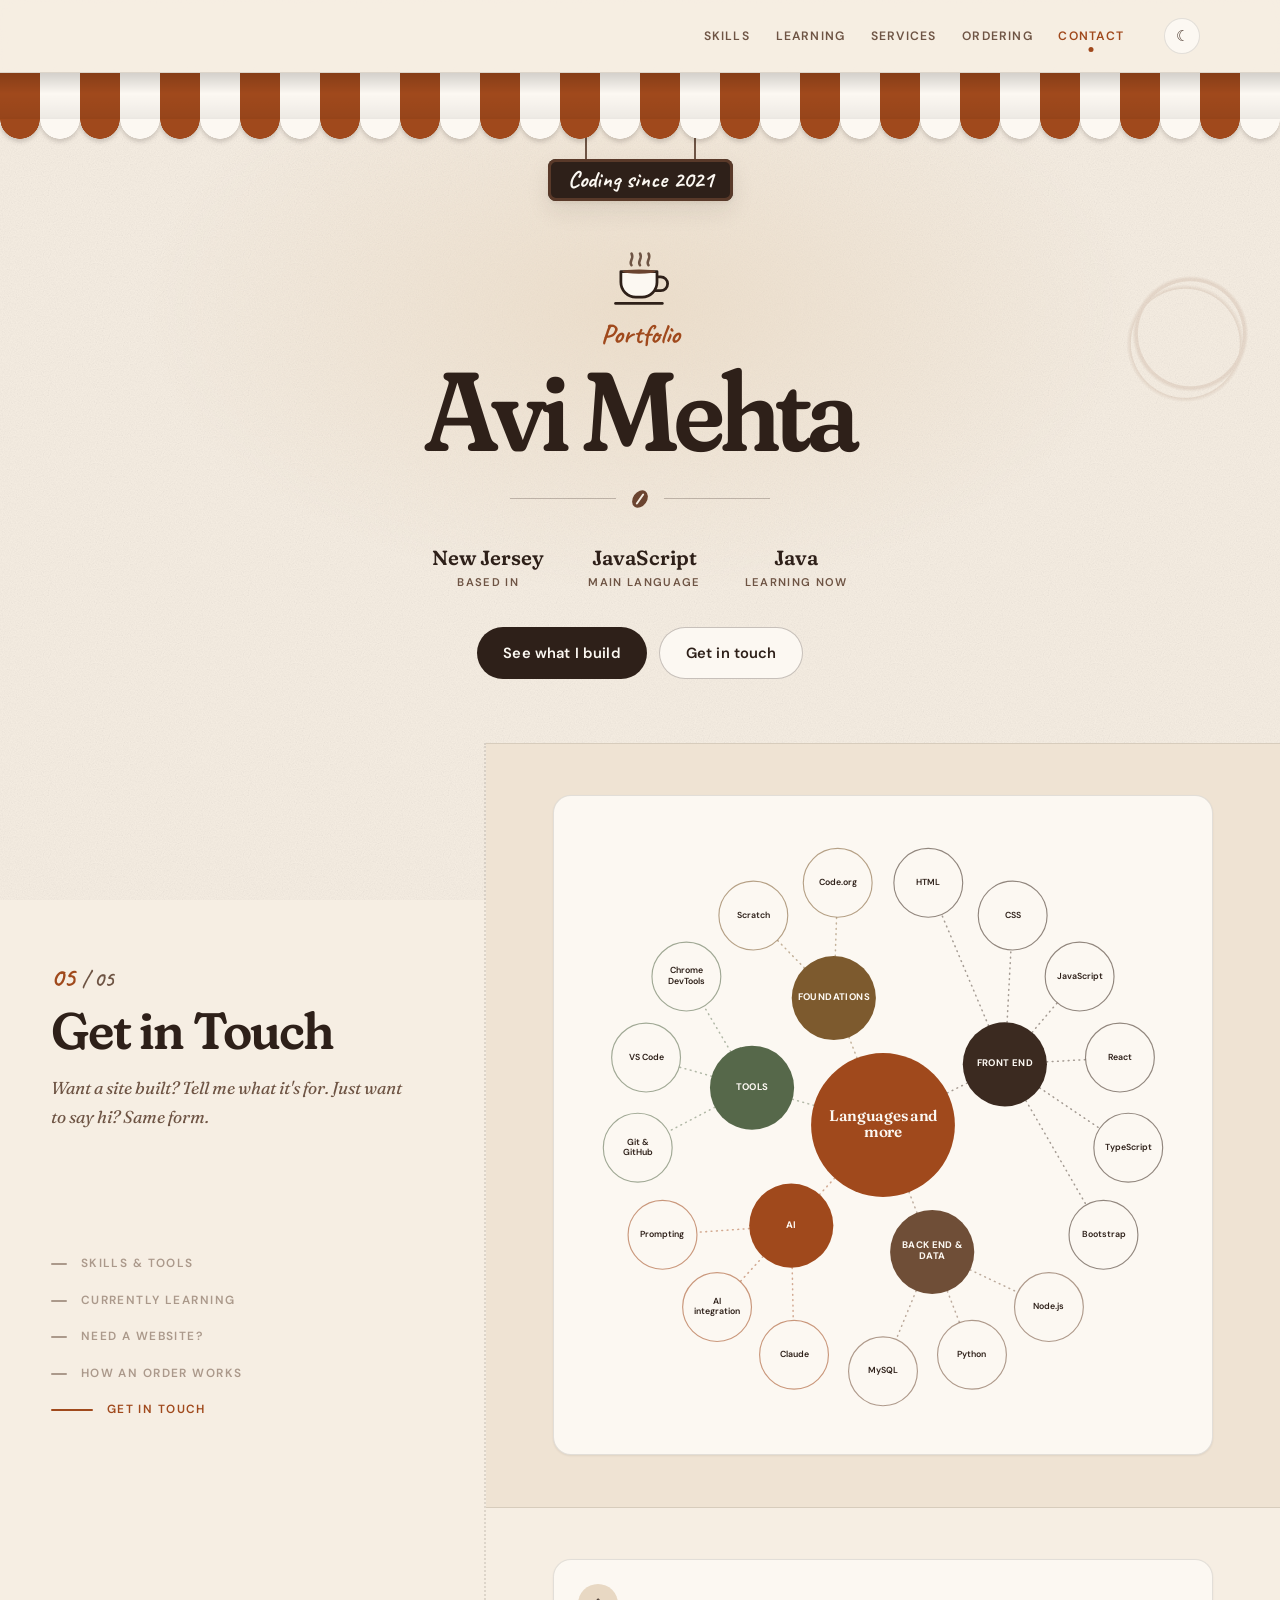
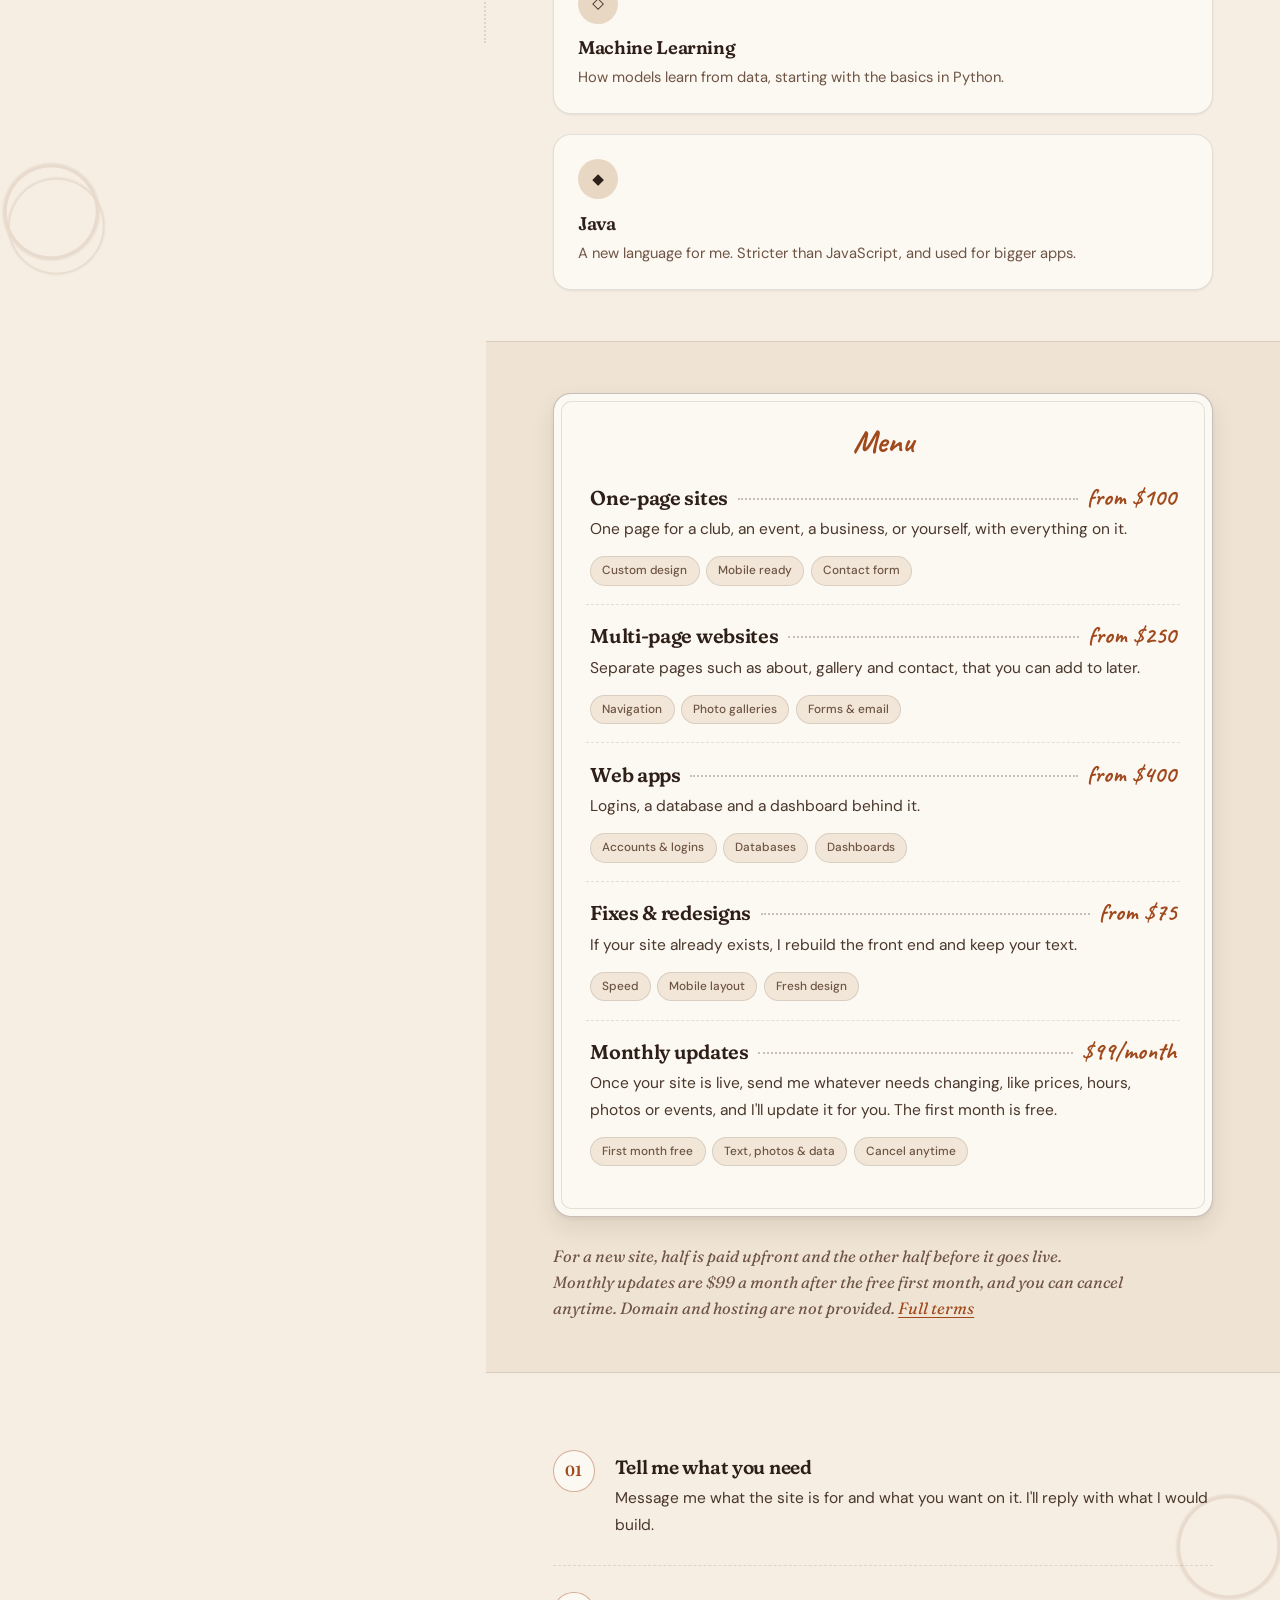
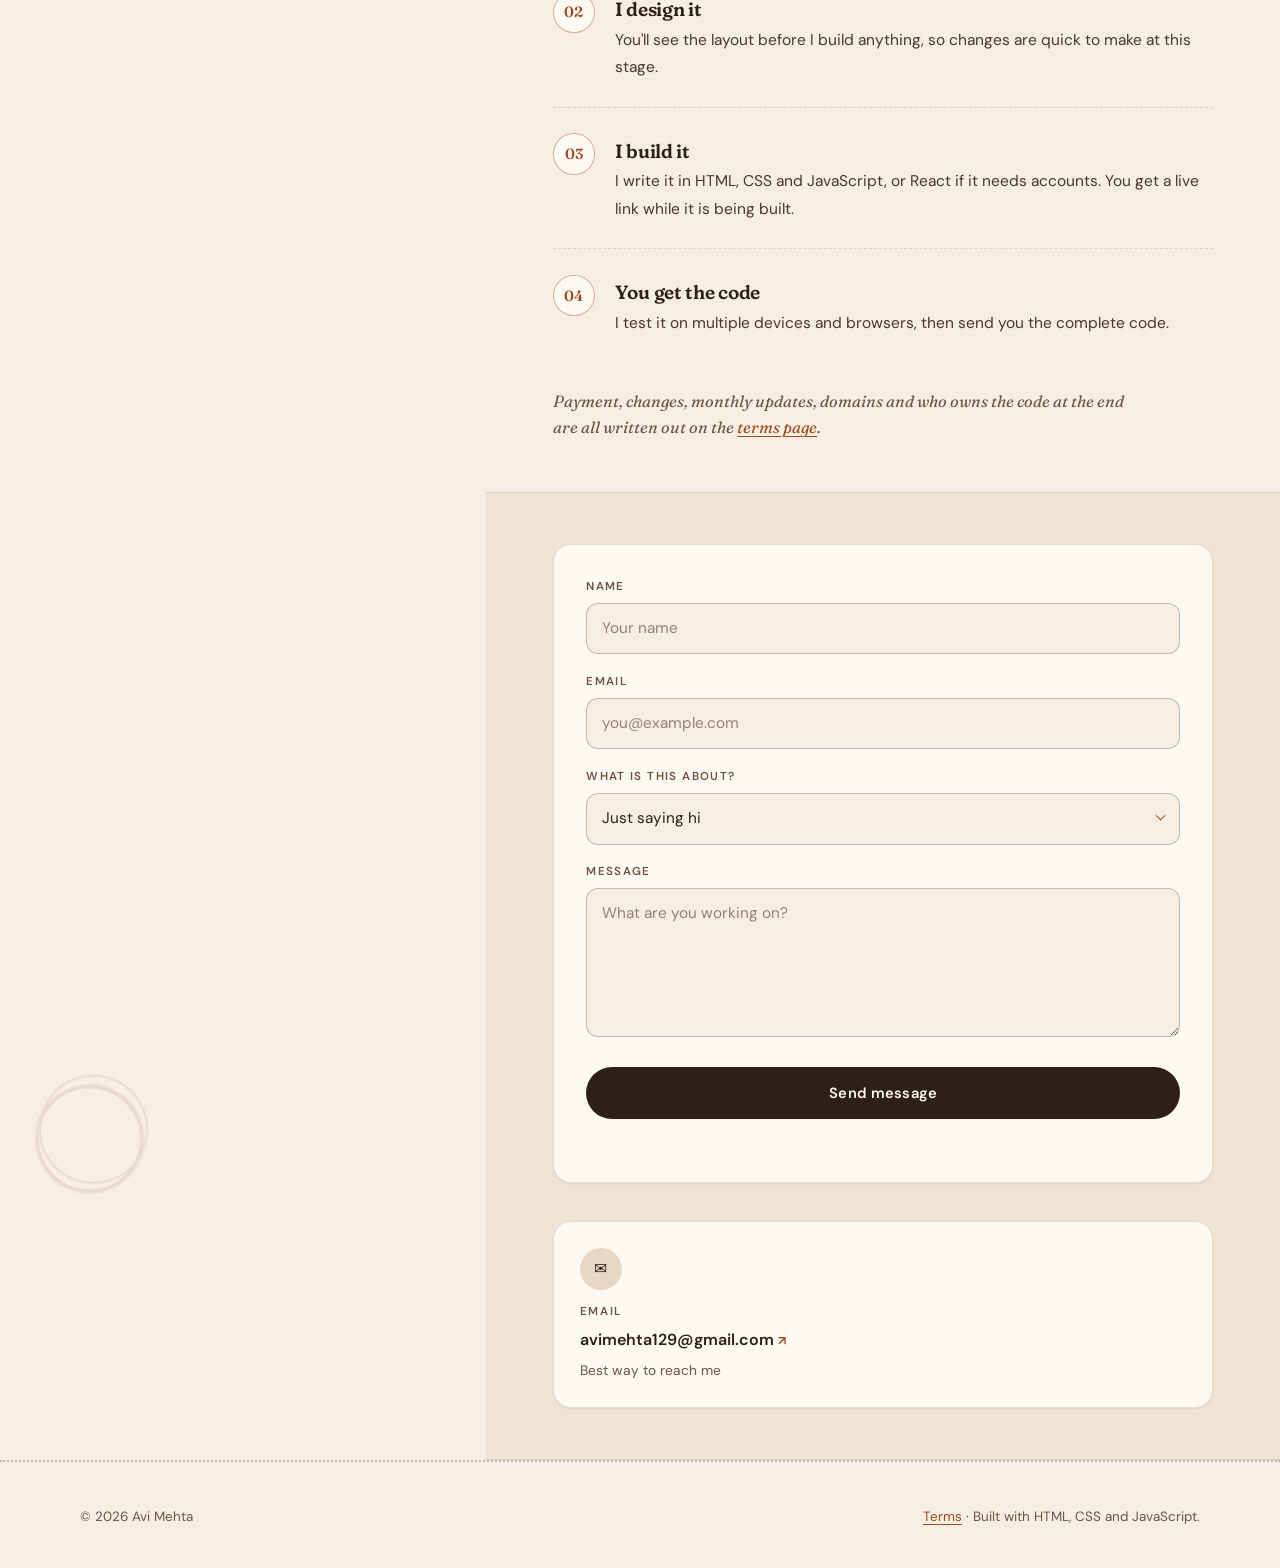
<file: index.html>
<!DOCTYPE html>
<html lang="en" data-theme="light">
<head>
  <meta charset="UTF-8">
  <meta name="viewport" content="width=device-width, initial-scale=1.0">
  <title>Avi Mehta, Portfolio</title>
  <meta name="description" content="Avi Mehta, 8th grader, coding since 2021. I build websites for people who need one.">
  <link rel="preconnect" href="https://fonts.googleapis.com">
  <link rel="preconnect" href="https://fonts.gstatic.com" crossorigin>
  <link rel="stylesheet" href="https://fonts.googleapis.com/css2?family=Caveat:wght@500..700&family=DM+Sans:ital,opsz,wght@0,9..40,400..700;1,9..40,400..600&family=Fraunces:ital,opsz,wght,SOFT,WONK@0,9..144,400..800,0..100,0..1;1,9..144,400..700,0..100,0..1&display=swap">
  <link rel="stylesheet" href="styles.css">
</head>
<body>
  <a class="skip-link" href="#main">Skip to content</a>

  <!-- Paper texture and coffee rings. Purely decorative. -->
  <div class="grain" aria-hidden="true"></div>
  <div class="coffee-rings" aria-hidden="true"></div>

  <header class="topbar">
    <div class="wrap topbar-inner">
      <nav class="nav" id="nav" aria-label="Section navigation">
        <a href="#skills">Skills</a>
        <a href="#learning">Learning</a>
        <a href="#services">Services</a>
        <a href="#process">Ordering</a>
        <a href="#contact">Contact</a>
      </nav>

      <div class="topbar-actions">
        <button class="icon-btn" id="themeToggle" type="button" aria-label="Switch to dark mode" title="Toggle theme">
          <span aria-hidden="true" id="themeIcon">◐</span>
        </button>
        <button class="icon-btn nav-toggle" id="navToggle" type="button" aria-label="Open menu" aria-expanded="false">
          <span aria-hidden="true">☰</span>
        </button>
      </div>
    </div>
    <div class="scroll-progress" id="scrollProgress" aria-hidden="true"></div>
  </header>

  <main id="main" tabindex="-1">
    <!-- ================= HERO ================= -->
    <section class="hero" id="top">
      <div class="awning" aria-hidden="true"></div>
      <div class="hang-sign-wrap">
        <p class="hang-sign">Coding since 2021</p>
      </div>

      <div class="wrap hero-inner">
        <div class="hero-copy">
          <div class="cup" aria-hidden="true">
            <svg viewBox="0 0 64 64" width="68" height="68" focusable="false">
              <path class="steam s1" d="M24 19c-3-4 3-6 0-11" />
              <path class="steam s2" d="M32 19c-3-4 3-6 0-11" />
              <path class="steam s3" d="M40 19c-3-4 3-6 0-11" />
              <path class="cup-handle" d="M48 30h3.5a6.5 6.5 0 0 1 0 13H46" />
              <path class="cup-body" d="M14 25h34v10a14 14 0 0 1-14 14h-6a14 14 0 0 1-14-14z" />
              <ellipse class="cup-coffee" cx="31" cy="25" rx="15.5" ry="2" />
              <path class="saucer" d="M9 55h44" />
            </svg>
          </div>
          <p class="masthead-kicker">Portfolio</p>
          <h1 class="hero-name" id="heroName"></h1>
          <div class="masthead-rule" aria-hidden="true"></div>

          <ul class="stat-strip" id="statStrip"></ul>

          <div class="hero-actions">
            <a class="btn btn-solid" href="#services">See what I build</a>
            <a class="btn btn-ghost" href="#contact">Get in touch</a>
          </div>
        </div>
      </div>
    </section>

    <div class="split">
      <aside class="split-left">
        <!-- The deck repeats the heading of the section you are on. -->
        <div class="chapter-deck" id="chapterDeck" aria-hidden="true"></div>
        <nav class="chapter-nav" aria-label="Chapters">
          <ol class="chapter-rail" id="chapterRail"></ol>
        </nav>
      </aside>

      <div class="split-right">
    <section class="section section-alt" id="skills">
      <div class="wrap">
        <header class="section-head">
          <span class="section-num">01</span>
          <h2 class="section-title">Skills &amp; Tools</h2>
        </header>
        <p class="section-lede">What I know, and what I build with.</p>
        <div class="skills-grid" id="skillsGrid"></div>
      </div>
    </section>
    <section class="section" id="learning">
      <div class="wrap">
        <header class="section-head">
          <span class="section-num">02</span>
          <h2 class="section-title">Currently Learning</h2>
        </header>
        <p class="section-lede">What I'm working on next.</p>
        <div class="learning-grid" id="learningGrid"></div>
      </div>
    </section>
    <section class="section section-alt" id="services">
      <div class="wrap">
        <header class="section-head">
          <span class="section-num">03</span>
          <h2 class="section-title">Need a Website?</h2>
        </header>
        <p class="section-lede" id="servicesLede"></p>
        <div class="briefs-box">
          <p class="menu-heading" aria-hidden="true">Menu</p>
          <div class="services-grid" id="servicesGrid"></div>
        </div>
        <p class="pricing-note" id="pricingNote"></p>
      </div>
    </section>
    <section class="section" id="process">
      <div class="wrap">
        <header class="section-head">
          <span class="section-num">04</span>
          <h2 class="section-title">How an Order Works</h2>
        </header>
        <p class="section-lede" id="processLede"></p>
        <ol class="process-list" id="processList"></ol>
        <p class="pricing-note" id="processNote"></p>
      </div>
    </section>
    <section class="section section-alt" id="contact">
      <div class="wrap">
        <header class="section-head">
          <span class="section-num">05</span>
          <h2 class="section-title">Get in Touch</h2>
        </header>
        <p class="section-lede" id="contactLede"></p>

        <div class="contact-layout">
          <form class="contact-form reveal" id="contactForm" novalidate>
            <div class="field">
              <label for="cfName">Name</label>
              <input id="cfName" name="name" type="text" required
                     autocomplete="name" placeholder="Your name"
                     aria-describedby="cfNameErr">
              <p class="field-error" id="cfNameErr"></p>
            </div>

            <div class="field">
              <label for="cfEmail">Email</label>
              <input id="cfEmail" name="email" type="email" required
                     autocomplete="email" placeholder="you@example.com"
                     aria-describedby="cfEmailErr">
              <p class="field-error" id="cfEmailErr"></p>
            </div>

            <div class="field">
              <label id="cfTypeLabel">What is this about?</label>
<div class="select" id="cfType">
                <button type="button" class="select-btn" id="cfTypeBtn"
                        aria-haspopup="listbox" aria-expanded="false"
                        aria-labelledby="cfTypeLabel cfTypeValue">
                  <span class="select-value" id="cfTypeValue">Just saying hi</span>
                  <span class="select-caret" aria-hidden="true"></span>
                </button>
                <ul class="select-list" id="cfTypeList" role="listbox"
                    aria-label="What is this about?" tabindex="-1"></ul>
                <input type="hidden" name="project_type" id="cfTypeInput" value="Just saying hi">
              </div>
            </div>

            <div class="field">
              <label for="cfMessage">Message</label>
              <textarea id="cfMessage" name="message" rows="5" required
                        placeholder="What are you working on?"
                        aria-describedby="cfMessageErr"></textarea>
              <p class="field-error" id="cfMessageErr"></p>
            </div>

            <input type="checkbox" name="botcheck" class="honeypot"
                   tabindex="-1" autocomplete="off" aria-hidden="true">

            <button class="btn btn-solid" type="submit" id="cfSubmit">Send message</button>
            <p class="form-status" id="cfStatus" role="status" aria-live="polite"></p>
          </form>

          <div class="contact-grid" id="contactGrid"></div>
        </div>
      </div>
    </section>






      </div>
    </div>
  </main>

  <footer class="footer">
    <div class="wrap footer-inner">
      <p id="footerName"></p>
      <p class="footer-note"><a href="terms.html">Terms</a> &middot; Built with HTML, CSS and JavaScript.</p>
    </div>
  </footer>

  <script src="script.js"></script>
</body>
</html>
</file>
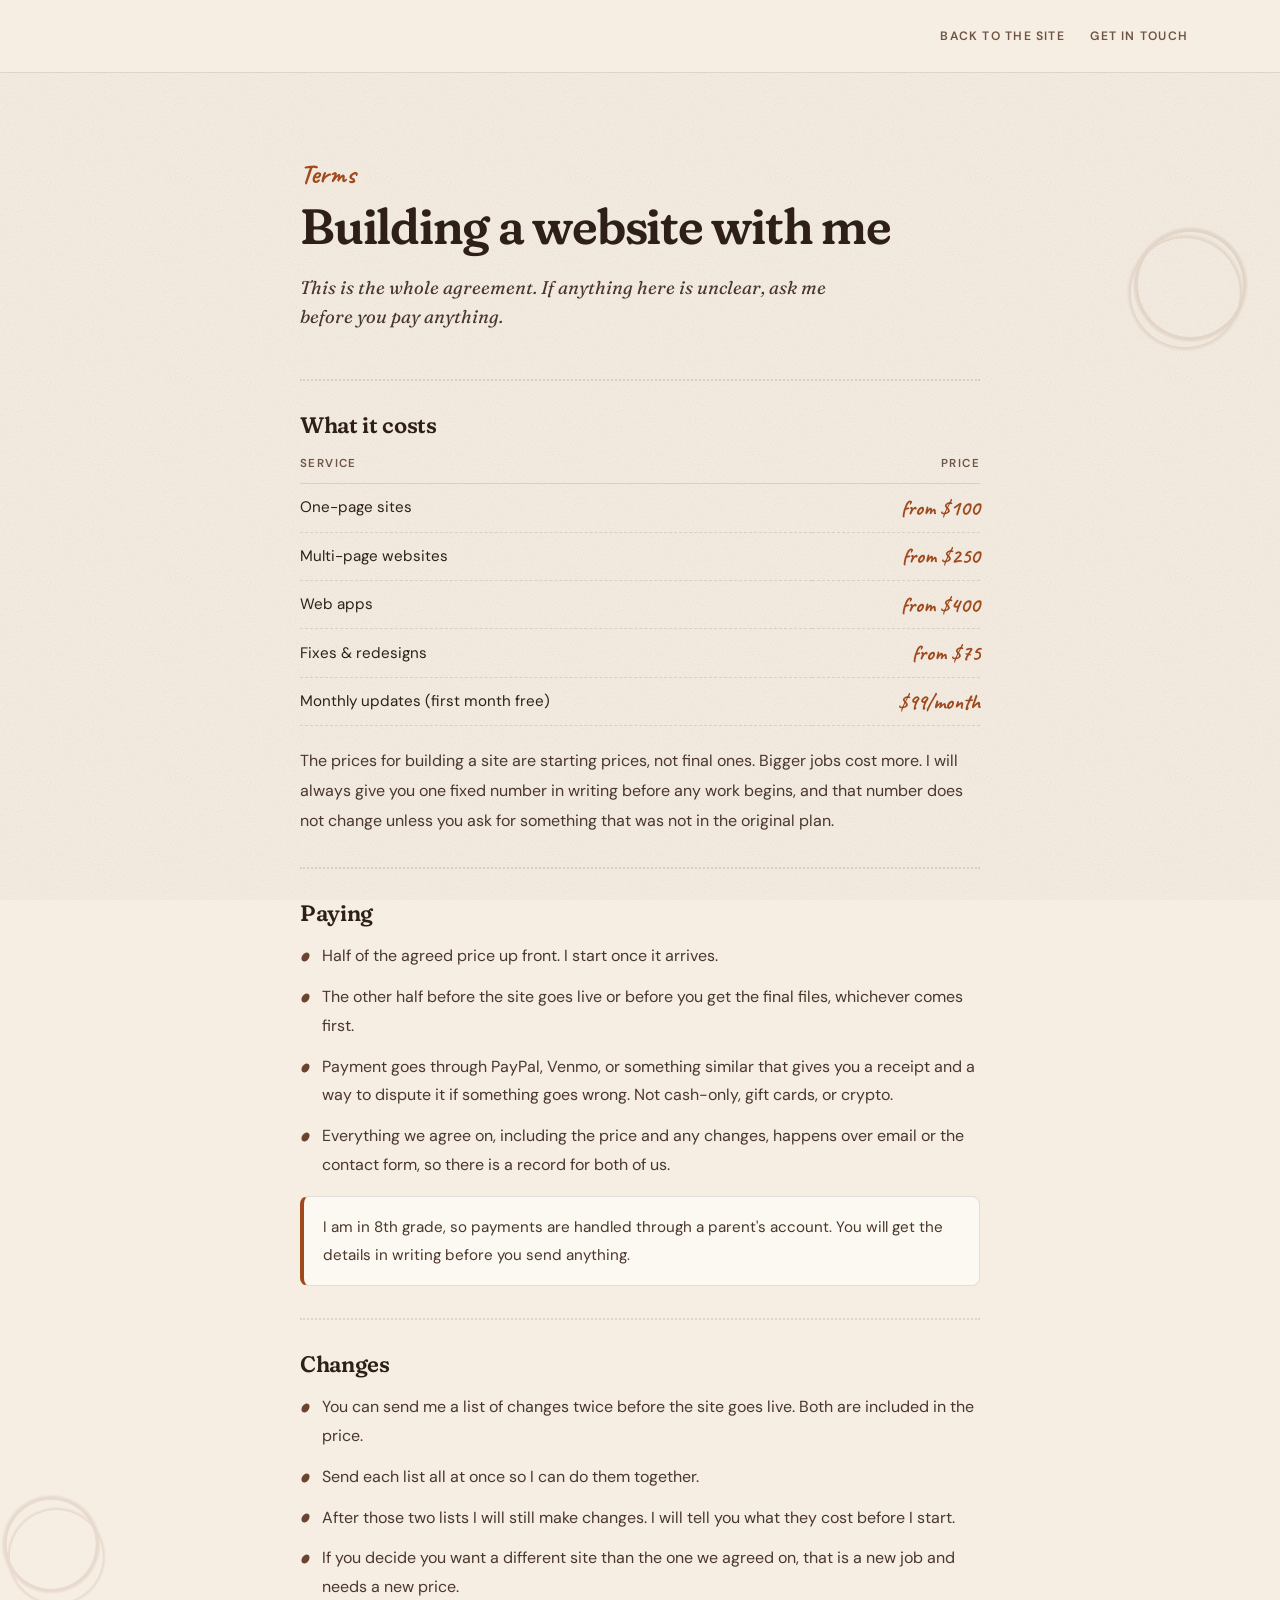
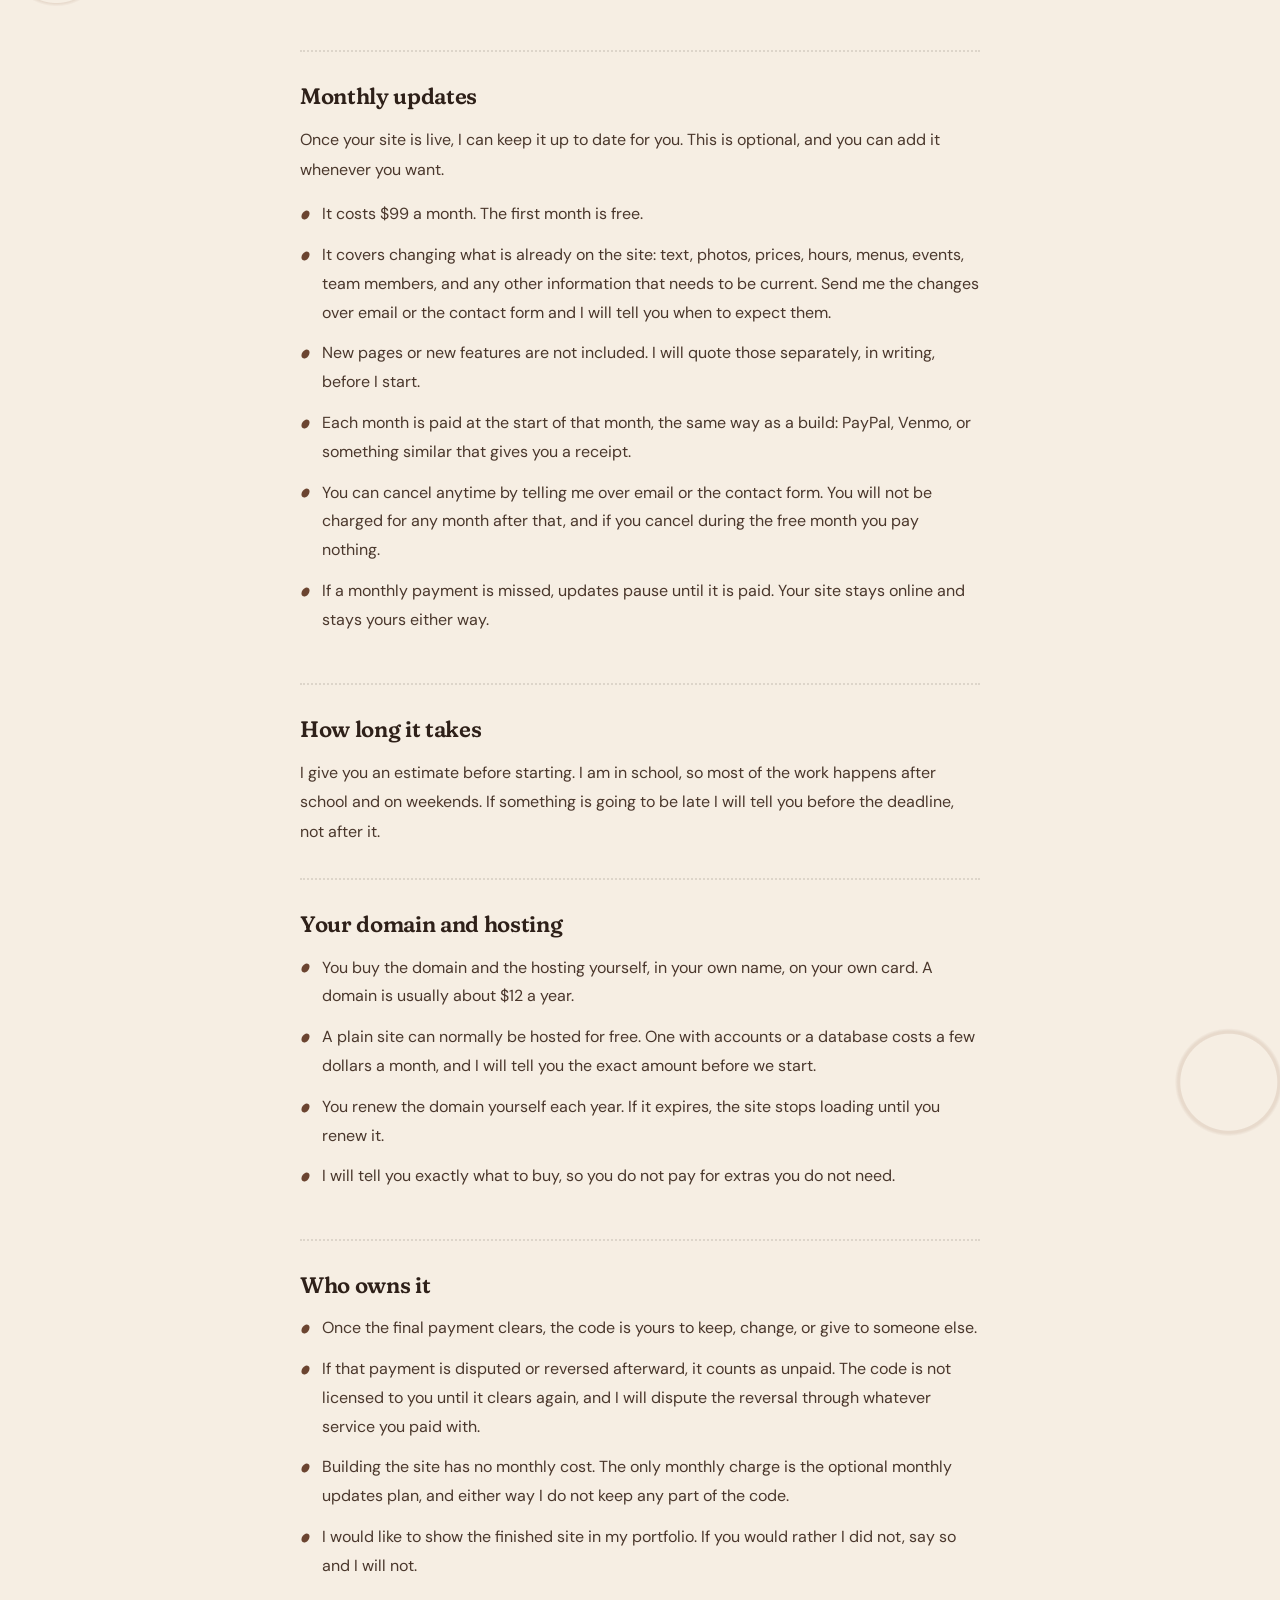
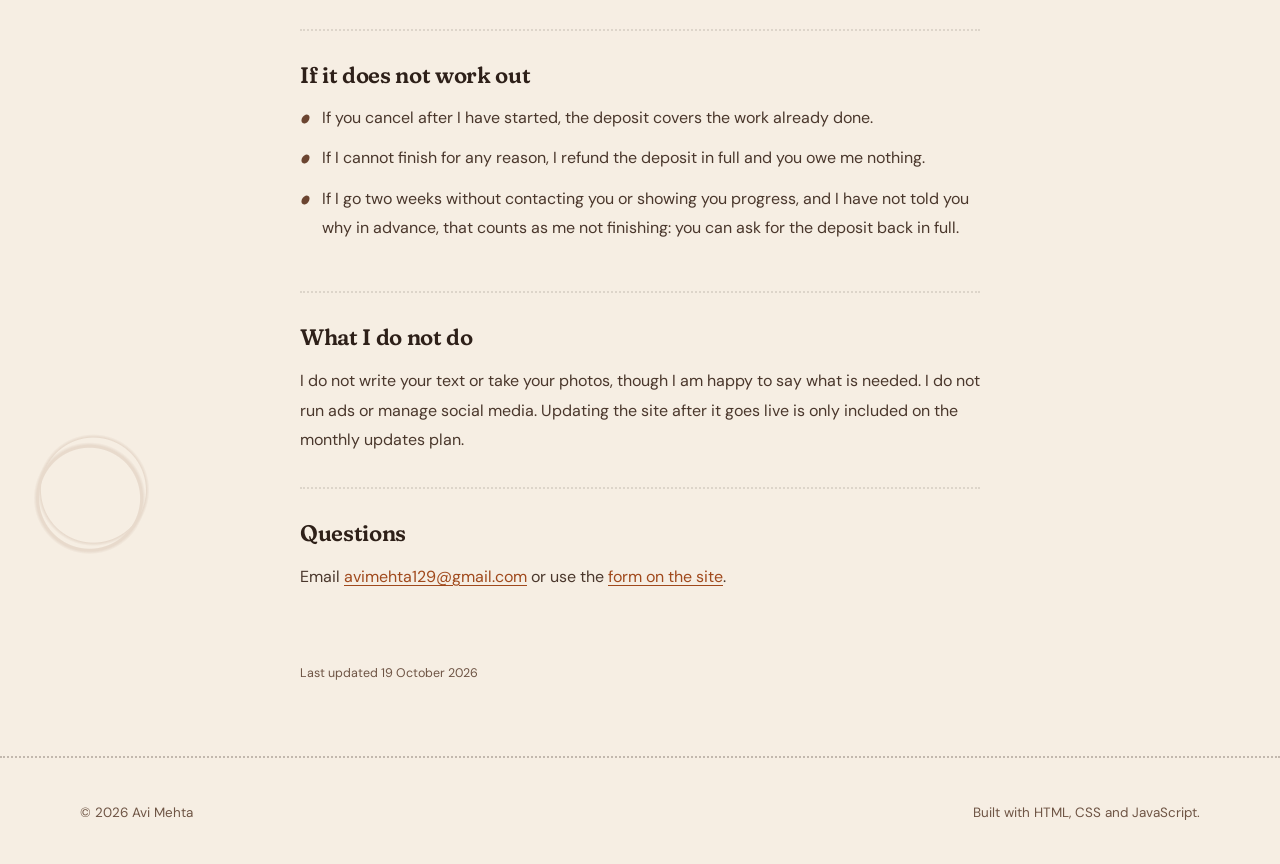
<file: terms.html>
<!DOCTYPE html>
<html lang="en" data-theme="light">
<head>
  <meta charset="UTF-8">
  <meta name="viewport" content="width=device-width, initial-scale=1.0">
  <title>Terms, Avi Mehta</title>
  <meta name="description" content="How pricing, payment, changes, monthly updates, domains and ownership work when Avi Mehta builds you a website.">
  <link rel="preconnect" href="https://fonts.googleapis.com">
  <link rel="preconnect" href="https://fonts.gstatic.com" crossorigin>
  <link rel="stylesheet" href="https://fonts.googleapis.com/css2?family=Caveat:wght@500..700&family=DM+Sans:ital,opsz,wght@0,9..40,400..700;1,9..40,400..600&family=Fraunces:ital,opsz,wght,SOFT,WONK@0,9..144,400..800,0..100,0..1;1,9..144,400..700,0..100,0..1&display=swap">
  <link rel="stylesheet" href="styles.css">
  <script>
    /* Match whatever theme they chose on the main page. */
    try {
      if (localStorage.getItem("avi-resume-theme") === "dark") {
        document.documentElement.setAttribute("data-theme", "dark");
      }
    } catch (e) { /* private mode */ }
  </script>
  <script>
    /* Same computed year index.html's footer uses, so the two pages never
       drift apart when the calendar rolls over. */
    document.addEventListener("DOMContentLoaded", () => {
      document.getElementById("legalCopyright").textContent =
        `© ${new Date().getFullYear()} Avi Mehta`;
    });
  </script>
</head>
<body>
  <div class="grain" aria-hidden="true"></div>
  <div class="coffee-rings" aria-hidden="true"></div>

  <header class="topbar">
    <div class="wrap topbar-inner">
      <nav class="nav" aria-label="Back">
        <a href="index.html">Back to the site</a>
        <a href="index.html#contact">Get in touch</a>
      </nav>
    </div>
  </header>

  <main class="legal">
    <div class="wrap legal-wrap">
      <p class="legal-kicker">Terms</p>
      <h1 class="legal-title">Building a website with me</h1>
      <p class="legal-lede">
        This is the whole agreement. If anything here is
        unclear, ask me before you pay anything.
      </p>

      <section class="legal-block">
        <h2>What it costs</h2>
        <table class="legal-table">
          <thead>
            <tr><th>Service</th><th>Price</th></tr>
          </thead>
          <tbody>
            <tr><td>One-page sites</td><td>from $100</td></tr>
            <tr><td>Multi-page websites</td><td>from $250</td></tr>
            <tr><td>Web apps</td><td>from $400</td></tr>
            <tr><td>Fixes &amp; redesigns</td><td>from $75</td></tr>
            <tr><td>Monthly updates (first month free)</td><td>$99/month</td></tr>
          </tbody>
        </table>
        <p>
          The prices for building a site are starting prices, not final ones.
          Bigger jobs cost more.
          I will always give you one fixed number in writing before any work
          begins, and that number does not change unless you ask for
          something that was not in the original plan.
        </p>
      </section>

      <section class="legal-block">
        <h2>Paying</h2>
        <ul>
          <li>Half of the agreed price up front. I start once it arrives.</li>
          <li>The other half before the site goes live or before you get the final files, whichever comes first.</li>
          <li>
            Payment goes through PayPal, Venmo, or something similar that
            gives you a receipt and a way to dispute it if something goes
            wrong. Not cash-only, gift cards, or crypto.
          </li>
          <li>
            Everything we agree on, including the price and any changes,
            happens over email or the contact form, so there is a record for
            both of us.
          </li>
        </ul>
        <p class="legal-note">
          I am in 8th grade, so payments are handled through a parent's
          account. You will get the details in writing before you send anything.
        </p>
      </section>

      <section class="legal-block">
        <h2>Changes</h2>
        <ul>
          <li>
            You can send me a list of changes twice before the site goes
            live. Both are included in the price.
          </li>
          <li>
            Send each list all at once so I can do them together.
          </li>
          <li>
            After those two lists I will still make changes. I will tell you
            what they cost before I start.
          </li>
          <li>
            If you decide you want a different site than the one we agreed
            on, that is a new job and needs a new price.
          </li>
        </ul>
      </section>

      <section class="legal-block">
        <h2>Monthly updates</h2>
        <p>
          Once your site is live, I can keep it up to date for you. This is
          optional, and you can add it whenever you want.
        </p>
        <ul>
          <li>It costs $99 a month. The first month is free.</li>
          <li>
            It covers changing what is already on the site: text, photos,
            prices, hours, menus, events, team members, and any other
            information that needs to be current. Send me the changes over
            email or the contact form and I will tell you when to expect them.
          </li>
          <li>
            New pages or new features are not included. I will quote those
            separately, in writing, before I start.
          </li>
          <li>
            Each month is paid at the start of that month, the same way as a
            build: PayPal, Venmo, or something similar that gives you a receipt.
          </li>
          <li>
            You can cancel anytime by telling me over email or the contact
            form. You will not be charged for any month after that, and if you
            cancel during the free month you pay nothing.
          </li>
          <li>
            If a monthly payment is missed, updates pause until it is paid. Your
            site stays online and stays yours either way.
          </li>
        </ul>
      </section>

      <section class="legal-block">
        <h2>How long it takes</h2>
        <p>
          I give you an estimate before starting. I am in school, so most of
          the work happens after school and on weekends. If something is going
          to be late I will tell you before the deadline, not after it.
        </p>
      </section>

      <section class="legal-block">
        <h2>Your domain and hosting</h2>
        <ul>
          <li>
            You buy the domain and the hosting yourself, in your own name,
            on your own card. A domain is usually about $12 a year.
          </li>
          <li>
            A plain site can normally be hosted for free. One with accounts
            or a database costs a few dollars a month, and I will tell you
            the exact amount before we start.
          </li>
          <li>
            You renew the domain yourself each year. If it expires, the site
            stops loading until you renew it.
          </li>
          <li>
            I will tell you exactly what to buy, so you do not pay for extras
            you do not need.
          </li>
        </ul>
      </section>

      <section class="legal-block">
        <h2>Who owns it</h2>
        <ul>
          <li>Once the final payment clears, the code is yours to keep, change, or give to someone else.</li>
          <li>
            If that payment is disputed or reversed afterward, it counts as
            unpaid. The code is not licensed to you until it clears again,
            and I will dispute the reversal through whatever service you
            paid with.
          </li>
          <li>Building the site has no monthly cost. The only monthly charge is the optional monthly updates plan, and either way I do not keep any part of the code.</li>
          <li>
            I would like to show the finished site in my portfolio. If you
            would rather I did not, say so and I will not.
          </li>
        </ul>
      </section>

      <section class="legal-block">
        <h2>If it does not work out</h2>
        <ul>
          <li>
            If you cancel after I have started, the deposit covers the work
            already done.
          </li>
          <li>
            If I cannot finish for any reason, I refund the deposit in full
            and you owe me nothing.
          </li>
          <li>
            If I go two weeks without contacting you or showing you progress,
            and I have not told you why in advance, that counts as me not
            finishing: you can ask for the deposit back in full.
          </li>
        </ul>
      </section>

      <section class="legal-block">
        <h2>What I do not do</h2>
        <p>
          I do not write your text or take your photos, though I am happy to
          say what is needed. I do not run ads or manage social media. Updating
          the site after it goes live is only included on the monthly updates
          plan.
        </p>
      </section>

      <section class="legal-block">
        <h2>Questions</h2>
        <p>
          Email <a href="mailto:avimehta129@gmail.com">avimehta129@gmail.com</a>
          or use the <a href="index.html#contact">form on the site</a>.
        </p>
      </section>

      <p class="legal-updated">Last updated 19 October 2026</p>
    </div>
  </main>

  <footer class="footer">
    <div class="wrap footer-inner">
      <p id="legalCopyright"></p>
      <p class="footer-note">Built with HTML, CSS and JavaScript.</p>
    </div>
  </footer>
</body>
</html>
</file>
<file: styles.css>
/* ============================================================
   Avi Mehta — Portfolio
   Theme: corner café
     #F6EEE3  cream (the page)    ·  #FCF8F2  foam (cards)
     #A0491C  cinnamon (accent)   ·  #2E2019  espresso (text)
   Light by default. A dark "after hours" roast is available
   via the toggle.
   ============================================================ */

/* ---------- The palette ---------- */
:root {
  --cream:    #F6EEE3;
  --foam:     #FCF8F2;
  --latte:    #E8D8C3;
  --mocha:    #6E5444;
  --espresso: #2E2019;
  --cinnamon: #A0491C;
}

/* ---------- Tokens: light (default) ----------
   Every text/background pair below clears 4.5:1, verified. */
:root {
  --bg:            var(--cream);
  --bg-alt:        #EFE3D3;
  --surface:       var(--foam);
  --surface-2:     #F1E6D7;
  --surface-3:     var(--latte);

  --text:          var(--espresso);
  --text-soft:     #4A372C;
  --text-muted:    var(--mocha);
  --heading:       var(--espresso);

  --accent:        var(--cinnamon);
  --accent-solid:  var(--espresso);
  --accent-soft:   color-mix(in srgb, var(--cinnamon) 10%, transparent);
  --accent-line:   color-mix(in srgb, var(--cinnamon) 42%, transparent);
  --on-accent:     var(--foam);

  --border:        color-mix(in srgb, var(--espresso) 12%, transparent);
  --border-strong: color-mix(in srgb, var(--espresso) 26%, transparent);

  --shadow-sm: 0 1px 2px color-mix(in srgb, var(--espresso) 8%, transparent);
  --shadow:    0 2px 4px color-mix(in srgb, var(--espresso) 6%, transparent),
               0 10px 24px color-mix(in srgb, var(--espresso) 9%, transparent);
  --shadow-lg: 0 4px 8px color-mix(in srgb, var(--espresso) 8%, transparent),
               0 20px 40px color-mix(in srgb, var(--espresso) 14%, transparent);

  /* Mind-map branches: a roast ramp. Foam labels clear 5.7:1 on each. */
  --mm-root:  var(--cinnamon);
  --mm-label: var(--foam);
  --mm-1: #3B2A20;
  --mm-2: #6F4E37;
  --mm-3: #A0491C;
  --mm-4: #56684A;
  --mm-5: #7D5A2E;

  --error:     #A3231A;
  --bean:      #6B4430;
  --ring:      #8B5A3C;
  --awning-a:  var(--cinnamon);
  --awning-b:  var(--foam);
  --sign-bg:   var(--espresso);
  --sign-ink:  var(--foam);
  --glow:      color-mix(in srgb, var(--latte) 75%, transparent);

  --font-display: "Fraunces", Georgia, "Iowan Old Style", serif;
  --font-body: "DM Sans", system-ui, -apple-system, "Segoe UI", sans-serif;
  --font-hand: "Caveat", "Bradley Hand", "Segoe Print", cursive;

  --wrap: 1120px;
  --r-sm: 8px;
  --r-md: 999px;
  --r-lg: 18px;
}

/* ---------- Tokens: dark, "after hours" ---------- */
:root[data-theme="dark"] {
  --bg:            #1C1410;
  --bg-alt:        #231A15;
  --surface:       #2A1F19;
  --surface-2:     #33271F;
  --surface-3:     #3E3027;

  --text:          #F2E6D6;
  --text-soft:     #DCCBB6;
  --text-muted:    #B8A48F;
  --heading:       #F2E6D6;

  --accent:        #E3A26B;
  --accent-solid:  #F2E6D6;
  --accent-soft:   color-mix(in srgb, #E3A26B 12%, transparent);
  --accent-line:   color-mix(in srgb, #E3A26B 45%, transparent);
  --on-accent:     #1C1410;

  --border:        color-mix(in srgb, #F2E6D6 11%, transparent);
  --border-strong: color-mix(in srgb, #F2E6D6 24%, transparent);

  --shadow-sm: 0 1px 2px color-mix(in srgb, black 40%, transparent);
  --shadow:    0 2px 4px color-mix(in srgb, black 35%, transparent),
               0 12px 28px color-mix(in srgb, black 40%, transparent);
  --shadow-lg: 0 4px 8px color-mix(in srgb, black 40%, transparent),
               0 22px 46px color-mix(in srgb, black 50%, transparent);

  --mm-root:  #E3A26B;
  --mm-label: #1C1410;
  --mm-1: #F2E6D6;
  --mm-2: #D9BFA0;
  --mm-3: #E3A26B;
  --mm-4: #A9BD98;
  --mm-5: #CFA77A;

  --error:     #F08A7E;
  --bean:      #C79A73;
  --ring:      #C79A73;
  --awning-a:  #8A3E18;
  --awning-b:  #3A2B22;
  --sign-bg:   #F2E6D6;
  --sign-ink:  #1C1410;
  --glow:      color-mix(in srgb, #E3A26B 9%, transparent);
}

/* ---------- Reset ---------- */
*, *::before, *::after { box-sizing: border-box; }
html {
  scroll-behavior: smooth;
  scroll-padding-top: 92px;
  -webkit-text-size-adjust: 100%;
}
body {
  position: relative;
  margin: 0;
  background: var(--bg);
  color: var(--text);
  font-family: var(--font-body);
  font-size: 16.5px;
  line-height: 1.65;
  -webkit-font-smoothing: antialiased;
  -moz-osx-font-smoothing: grayscale;
  overflow-x: hidden;
}
h1, h2, h3, h4 {
  font-family: var(--font-display);
  font-optical-sizing: auto;
  font-variation-settings: "SOFT" 100, "WONK" 0;
  color: var(--heading);
  line-height: 1.12;
  letter-spacing: -0.02em;
  margin: 0;
  font-weight: 600;
}
p { margin: 0 0 1rem; }
p:last-child { margin-bottom: 0; }
a { color: var(--accent); text-decoration-thickness: 1px; text-underline-offset: 3px; }
ul, ol, dl, dd { margin: 0; padding: 0; }
li { list-style: none; }
img { max-width: 100%; height: auto; display: block; }
pre { margin: 0; }
::selection { background: var(--accent); color: var(--on-accent); }

:focus-visible { outline: 2px solid var(--accent); outline-offset: 3px; border-radius: var(--r-sm); }

.skip-link {
  position: absolute; left: -9999px; top: 0; z-index: 200;
  background: var(--accent-solid); color: var(--on-accent);
  padding: 0.7rem 1.1rem; border-radius: 0 0 var(--r-sm) 0; font-weight: 650;
}
.skip-link:focus { left: 0; }

.wrap { width: min(var(--wrap), 100% - 3rem); margin-inline: auto; }

/* ---------- Placeholders: quiet, not alarming ---------- */
.ph {
  color: var(--text-muted);
  border-bottom: 1px dotted var(--border-strong);
  font-style: italic;
  font-weight: 400;
  opacity: 0.85;
}

/* ---------- Paper texture, like a kraft menu ---------- */
.grain {
  position: fixed; inset: 0; z-index: 1; pointer-events: none;
  opacity: 0.32; mix-blend-mode: multiply;
  background-image: url("data:image/svg+xml,%3Csvg xmlns='http://www.w3.org/2000/svg' width='200' height='200'%3E%3Cfilter id='n'%3E%3CfeTurbulence type='fractalNoise' baseFrequency='0.85' numOctaves='3' stitchTiles='stitch'/%3E%3CfeColorMatrix type='saturate' values='0'/%3E%3C/filter%3E%3Crect width='200' height='200' filter='url(%23n)' opacity='0.5'/%3E%3C/svg%3E");
}
:root[data-theme="dark"] .grain { opacity: 0.22; mix-blend-mode: overlay; }

/* ---------- Coffee rings ----------
   A few mug marks left on the page. `absolute` on body (not `fixed`) so
   they sit on the page and scroll with it instead of following the
   viewport. Each ring is two slightly offset circles, so the edge comes
   out uneven the way a real one does. */
.coffee-rings {
  position: absolute; inset: 0; z-index: 1; pointer-events: none;
  background-repeat: no-repeat;
  background-image:
    radial-gradient(circle at 93% 7%,     transparent 52px, var(--ring) 53px, var(--ring) 55px, transparent 58px),
    radial-gradient(circle at 92.6% 7.2%, transparent 54px, var(--ring) 55px, transparent 59px),
    radial-gradient(circle at 4% 38%,     transparent 44px, var(--ring) 45px, var(--ring) 47px, transparent 50px),
    radial-gradient(circle at 4.4% 38.3%, transparent 46px, var(--ring) 47px, transparent 50px),
    radial-gradient(circle at 96% 66%,    transparent 48px, var(--ring) 49px, var(--ring) 51px, transparent 54px),
    radial-gradient(circle at 7% 91%,     transparent 50px, var(--ring) 51px, var(--ring) 53px, transparent 56px),
    radial-gradient(circle at 7.3% 90.8%, transparent 52px, var(--ring) 53px, transparent 56px);
  opacity: 0.13;
}
:root[data-theme="dark"] .coffee-rings { opacity: 0.08; }

@media print { .coffee-rings { display: none !important; } }

.topbar, main, .footer { position: relative; z-index: 2; }

/* ============================================================
   Top bar
   ============================================================ */
.topbar {
  position: sticky; top: 0; z-index: 100;
  background: color-mix(in srgb, var(--bg) 88%, transparent);
  backdrop-filter: saturate(1.1) blur(10px);
  -webkit-backdrop-filter: saturate(1.1) blur(10px);
  border-bottom: 1px solid var(--border);
  transition: background 0.3s ease;
}
.topbar.scrolled { border-bottom-color: var(--border-strong); }
.topbar-inner { display: flex; align-items: center; gap: 1.25rem; height: 72px; }

.nav { display: flex; gap: 0.1rem; margin-left: auto; flex-wrap: wrap; }
.nav a {
  position: relative;
  color: var(--text-muted); text-decoration: none;
  font-size: 0.76rem; font-weight: 600;
  letter-spacing: 0.1em; text-transform: uppercase;
  padding: 0.45rem 0.75rem; border-radius: var(--r-md);
  transition: color 0.18s ease, background 0.18s ease;
  white-space: nowrap;
}
.nav a:hover { color: var(--text); background: var(--accent-soft); }
.nav a.active { color: var(--accent); }
.nav a.active::after {
  content: ""; position: absolute; left: 50%; bottom: 0.05rem;
  width: 5px; height: 5px; border-radius: 50%;
  background: var(--accent); transform: translateX(-50%);
}

.topbar-actions { display: flex; align-items: center; gap: 0.5rem; margin-left: 0.5rem; }

.icon-btn {
  display: grid; place-items: center;
  width: 36px; height: 36px; border-radius: 50%;
  background: var(--surface); color: var(--text-soft);
  border: 1px solid var(--border); cursor: pointer;
  font-size: 0.95rem; line-height: 1;
  transition: border-color 0.18s ease, color 0.18s ease;
}
.icon-btn:hover { border-color: var(--accent-line); color: var(--accent); }
.nav-toggle { display: none; }

.scroll-progress {
  position: absolute; left: 0; bottom: -1px; height: 3px; width: 0%;
  background: linear-gradient(90deg, var(--mm-2), var(--accent));
  border-radius: 0 3px 3px 0;
  transition: width 0.1s linear;
}

/* ---------- Buttons ---------- */
.btn {
  display: inline-flex; align-items: center; justify-content: center; gap: 0.45rem;
  font: inherit; font-size: 0.92rem; font-weight: 600;
  letter-spacing: 0.01em;
  padding: 0.8rem 1.6rem; border-radius: var(--r-md);
  border: 1px solid transparent; cursor: pointer; text-decoration: none;
  transition: transform 0.16s ease, box-shadow 0.2s ease, background 0.2s ease,
              color 0.2s ease, border-color 0.2s ease;
}
.btn-solid {
  background: var(--accent-solid);
  color: var(--on-accent);
}
.btn-solid:hover { transform: translateY(-2px); box-shadow: var(--shadow); }
.btn-ghost { background: var(--surface); color: var(--text); border-color: var(--border-strong); }
.btn-ghost:hover { border-color: var(--accent); color: var(--accent); transform: translateY(-2px); }

/* ============================================================
   Hero: the shopfront
   ============================================================ */
.hero {
  position: relative;
  overflow: hidden;
  text-align: center;
}
/* Warm light falling on the counter. */
.hero::after {
  content: ""; position: absolute; inset: 0; pointer-events: none;
  background: radial-gradient(ellipse 55% 60% at 50% 35%, var(--glow), transparent 70%);
}
.hero-inner {
  position: relative; z-index: 1;
  padding: clamp(1.75rem, 4vw, 2.75rem) 0 clamp(2.5rem, 5vw, 4rem);
}

/* ---------- Awning ----------
   Stripes are 40px each, and each scallop is a 20px-radius circle centred
   on its stripe, so the scallops line up with the stripes at any width.
   .hero has no side padding, so 100% reaches the viewport edge. */
.awning {
  position: relative; z-index: 2;
  width: 100%; height: 46px;
  background: repeating-linear-gradient(90deg, var(--awning-a) 0 40px, var(--awning-b) 40px 80px);
}
.awning::before {
  content: ""; position: absolute; inset: 0;
  background: linear-gradient(to bottom,
    color-mix(in srgb, black 16%, transparent),
    transparent 45%,
    color-mix(in srgb, black 6%, transparent));
}
.awning::after {
  content: ""; position: absolute; left: 0; right: 0; top: 100%; height: 20px;
  background:
    radial-gradient(circle at 20px 0, var(--awning-a) 19.5px, transparent 20px) 0 0 / 80px 20px repeat-x,
    radial-gradient(circle at 60px 0, var(--awning-b) 19.5px, transparent 20px) 0 0 / 80px 20px repeat-x;
  filter: drop-shadow(0 3px 2px color-mix(in srgb, var(--espresso) 18%, transparent));
}

/* ---------- The sign hanging under it ---------- */
.hang-sign-wrap { position: relative; z-index: 1; display: flex; justify-content: center; }
.hang-sign {
  position: relative;
  margin: 40px 0 0;
  font-family: var(--font-hand); font-size: 1.45rem; font-weight: 700; line-height: 1;
  color: var(--sign-ink); background: var(--sign-bg);
  padding: 0.55rem 1.25rem 0.65rem;
  border-radius: var(--r-sm);
  box-shadow: inset 0 0 0 3px color-mix(in srgb, var(--bean) 70%, var(--sign-bg)), var(--shadow);
  transform-origin: 50% -40px;
  animation: sway 6s ease-in-out infinite;
}
.hang-sign::before, .hang-sign::after {
  content: ""; position: absolute; bottom: 100%;
  width: 2px; height: 42px; background: var(--text-muted);
}
.hang-sign::before { left: 20%; }
.hang-sign::after  { right: 20%; }
@keyframes sway {
  0%, 100% { transform: rotate(-1.8deg); }
  50%      { transform: rotate(1.4deg); }
}

.hero-copy { min-width: 0; max-width: 56ch; margin-inline: auto; }

/* ---------- Cup with steam ---------- */
.cup { width: 68px; margin: 0 auto 0.5rem; color: var(--heading); }
.cup svg { display: block; width: 100%; height: auto; overflow: visible; }
.cup .cup-body { fill: var(--surface); stroke: currentColor; stroke-width: 2.6; stroke-linejoin: round; }
.cup .cup-coffee { fill: var(--bean); }
.cup .cup-handle, .cup .saucer { fill: none; stroke: currentColor; stroke-width: 2.6; stroke-linecap: round; }
.cup .steam {
  fill: none; stroke: var(--text-muted); stroke-width: 2.4; stroke-linecap: round;
  transform-box: fill-box; transform-origin: center;
  animation: steam 3.4s ease-in-out infinite;
}
.cup .s2 { animation-delay: 1.1s; }
.cup .s3 { animation-delay: 2.2s; }
@keyframes steam {
  0%   { transform: translateY(5px) scaleY(0.8); opacity: 0; }
  35%  { opacity: 0.85; }
  100% { transform: translateY(-9px) scaleY(1.1); opacity: 0; }
}

.masthead-kicker {
  font-family: var(--font-hand); font-weight: 700;
  font-size: 1.7rem; line-height: 1;
  color: var(--accent);
  margin: 0 0 0.6rem;
}

.hero-name {
  font-size: clamp(3.25rem, 11vw, 7rem);
  font-weight: 600; letter-spacing: -0.035em; line-height: 0.95;
  margin: 0 0 0.5rem;
  color: var(--heading);
}

/* ---------- Divider with a coffee bean in the middle ---------- */
.masthead-rule {
  position: relative;
  width: 100%; max-width: 260px; height: 20px; margin: 1.5rem auto 2.25rem;
  background:
    linear-gradient(var(--border-strong), var(--border-strong)) left center / calc(50% - 24px) 1px no-repeat,
    linear-gradient(var(--border-strong), var(--border-strong)) right center / calc(50% - 24px) 1px no-repeat;
}
.masthead-rule::before,
.masthead-rule::after {
  content: ""; position: absolute; left: 50%; top: 50%;
  transform: translate(-50%, -50%) rotate(35deg);
}
.masthead-rule::before { width: 14px; height: 19px; border-radius: 50%; background: var(--bean); }
.masthead-rule::after  { width: 2px; height: 13px; border-radius: 2px; background: var(--bg); }

/* Stat strip — flex so it reads well at any number of stats. */
.stat-strip {
  display: flex; flex-wrap: wrap; justify-content: center;
  gap: 1rem 2.75rem; margin: 0 0 2.25rem;
}
.stat { display: grid; gap: 0.1rem; }
.stat-num {
  font-family: var(--font-display); font-variation-settings: "SOFT" 100;
  font-size: clamp(1.1rem, 1.6vw, 1.3rem);
  font-weight: 600; line-height: 1.3;
  color: var(--heading);
}
.stat-label {
  font-size: 0.7rem; letter-spacing: 0.12em; text-transform: uppercase;
  color: var(--text-muted); font-weight: 600;
}

.hero-actions { display: flex; flex-wrap: wrap; justify-content: center; gap: 0.75rem; }

/* ============================================================
   Sections
   ============================================================ */
.section { padding: clamp(2.5rem, 5vw, 4rem) 0; position: relative; }
.section-alt { background: var(--bg-alt); border-block: 1px solid var(--border); }

.section-head {
  display: flex; align-items: baseline; gap: 0.9rem;
  padding-bottom: 0.9rem;
  border-bottom: 2px dotted var(--border-strong);
  margin-bottom: clamp(1.5rem, 2.5vw, 2.25rem);
}
.section-num {
  font-family: var(--font-hand); font-weight: 700;
  font-size: clamp(1.7rem, 3vw, 2.2rem); line-height: 1;
  color: var(--accent); flex-shrink: 0;
}
.section-title {
  min-width: 0;
  font-size: clamp(1.8rem, 4.5vw, 3rem);
  font-weight: 600; letter-spacing: -0.03em;
}
.section-lede {
  max-width: 60ch; color: var(--text-soft); margin: 1rem 0 0;
  font-family: var(--font-display); font-style: italic;
  font-size: 1.08rem; line-height: 1.6;
}
.section-head + .section-lede { margin-top: -1.5rem; margin-bottom: 2.5rem; }

/* ---------- Empty slots ----------
   Cards whose content is still a [placeholder] render as deliberate
   outlines rather than looking like broken content. */
.is-slot {
  background: transparent;
  border-style: dashed;
  border-color: var(--border-strong);
  box-shadow: none;
  opacity: 0.55;
  transition: opacity 0.28s ease, border-color 0.28s ease;
}
.is-slot:hover { opacity: 0.85; border-color: var(--accent-line); }
.is-slot .learn-icon { background: transparent; border: 1px dashed var(--border-strong); color: var(--text-muted); }
.is-slot .tag { background: transparent; border-style: dashed; }

/* ---------- Tags ---------- */
.tag-row { display: flex; flex-wrap: wrap; gap: 0.4rem; }
.tag {
  font-size: 0.76rem; font-weight: 500;
  background: var(--surface-2); color: var(--text-soft);
  border: 1px solid var(--border);
  padding: 0.28rem 0.75rem; border-radius: var(--r-md);
}

/* ---------- Shared card treatment ----------
   Soft, rounded, a little like a saucer on the counter. */
.service, .learn-card, .contact-card, .contact-form, .mindmap {
  position: relative;
  background: var(--surface);
  border: 1px solid var(--border);
  border-radius: var(--r-lg);
  box-shadow: var(--shadow-sm);
  transition: border-color 0.2s ease, transform 0.25s ease, box-shadow 0.25s ease;
}
.learn-card:hover,
a.contact-card:hover, a.contact-card:focus-visible { border-color: var(--accent-line); }

/* ---------- Skills mind map ---------- */
.skills-grid { display: block; }

.mindmap {
  padding: clamp(1.25rem, 3vw, 2.25rem);
  overflow: hidden;
}

.mm-svg { display: block; width: 100%; height: auto; margin-inline: auto; max-width: 780px; }

.mm-node { transition: fill 0.25s ease, stroke 0.25s ease; }
.mm-node-root { fill: var(--mm-root); stroke: none; }
.mm-node-branch { stroke: none; }
.mm-node-leaf { fill: var(--surface); stroke-width: 1.5; stroke-opacity: 0.55; }

.mm-spoke { stroke-width: 2; stroke-opacity: 0.45; stroke-linecap: round; stroke-dasharray: 1 6; }

.mm-label { font-family: var(--font-body); dominant-baseline: middle; }
.mm-label-root {
  font-family: var(--font-display);
  font-size: 20px; font-weight: 600; letter-spacing: -0.02em;
  fill: var(--on-accent);
}
:root[data-theme="dark"] .mm-label-root { fill: var(--mm-label); }
.mm-label-branch {
  font-size: 12.5px; font-weight: 700; letter-spacing: 0.04em;
  text-transform: uppercase;
  fill: var(--mm-label);
}
.mm-label-leaf { font-size: 11.5px; font-weight: 600; fill: var(--text); }

.mm-leaf { cursor: default; }

/* Hovering one arm dims the rest, so a single branch reads at a time. */
.mm-svg:hover .mm-group { opacity: 0.25; transition: opacity 0.25s ease; }
.mm-svg .mm-group:hover { opacity: 1; }
.mm-svg .mm-group:hover .mm-node-leaf { fill: var(--surface-2); }

/* List form: the accessible copy, and the visible layout on small screens. */
.mm-list {
  position: absolute; width: 1px; height: 1px;
  padding: 0; overflow: hidden; clip: rect(0 0 0 0); white-space: nowrap; border: 0;
}
.mm-item h3 { font-size: 1.05rem; margin-bottom: 0.6rem; }

/* ---------- Currently learning ---------- */
.learning-grid { display: grid; grid-template-columns: repeat(auto-fit, minmax(250px, 1fr)); gap: 1.25rem; }
.learn-card { padding: 1.5rem; }
.learn-card:hover { transform: translateY(-3px); box-shadow: var(--shadow); }
.learn-icon {
  display: grid; place-items: center; width: 40px; height: 40px;
  margin-bottom: 0.9rem; border-radius: 50%;
  background: var(--surface-3); color: var(--heading); font-size: 0.95rem;
}
.learn-card h3 { font-size: 1.15rem; margin-bottom: 0.4rem; }
.learn-card p { font-size: 0.92rem; color: var(--text-muted); line-height: 1.65; }

/* ---------- Contact ---------- */
.contact-layout {
  display: grid; grid-template-columns: minmax(0, 1.1fr) minmax(0, 0.9fr);
  gap: clamp(1.5rem, 3vw, 2.5rem); align-items: start;
}
.contact-grid { display: grid; gap: 1rem; }

/* ---------- Contact form ---------- */
.contact-form { padding: clamp(1.4rem, 2.5vw, 2rem); }
.field { margin-bottom: 1.1rem; }
.field label {
  display: block;
  font-size: 0.72rem; font-weight: 600;
  letter-spacing: 0.12em; text-transform: uppercase;
  color: var(--text-muted); margin-bottom: 0.45rem;
}
.field input,
.field textarea {
  width: 100%;
  font: inherit; font-size: 0.96rem;
  color: var(--text);
  background: var(--bg);
  border: 1px solid var(--border-strong);
  border-radius: 12px;
  padding: 0.75rem 0.95rem;
  transition: border-color 0.2s ease, box-shadow 0.2s ease;
}
.field textarea { resize: vertical; min-height: 120px; line-height: 1.6; }
.field input::placeholder,
.field textarea::placeholder { color: var(--text-muted); opacity: 0.7; }
.field input:focus,
.field textarea:focus {
  outline: none;
  border-color: var(--accent);
  box-shadow: 0 0 0 3px var(--accent-soft);
}
.field input.invalid,
.field textarea.invalid { border-color: var(--error); }

.field-error {
  margin: 0.4rem 0 0;
  font-size: 0.8rem; color: var(--error);
  min-height: 1em;
}
.field-error:empty { min-height: 0; }

/* Hidden from people, visible to bots. Not display:none — some bots skip those. */
.honeypot {
  position: absolute; left: -9999px;
  width: 1px; height: 1px; opacity: 0; pointer-events: none;
}

.contact-form .btn { width: 100%; margin-top: 0.25rem; }
.contact-form .btn:disabled { opacity: 0.6; cursor: wait; transform: none; }

.form-status {
  margin: 0.9rem 0 0; font-size: 0.86rem; line-height: 1.55;
  min-height: 1.2em;
}
.form-status.is-ok { color: var(--text-muted); }
.form-status.is-error { color: var(--error); font-weight: 600; }
.form-status.is-error::before { content: "! "; }

.contact-card {
  display: block; text-decoration: none;
  padding: 1.6rem;
  color: inherit;
}
a.contact-card:hover { transform: translateY(-4px); box-shadow: var(--shadow); }
.contact-card.is-static { cursor: default; }

.contact-icon {
  display: grid; place-items: center; width: 42px; height: 42px;
  margin-bottom: 1rem; border-radius: 50%;
  background: var(--surface-3); color: var(--heading);
  font-size: 1rem;
}
.contact-card h3 {
  font-family: var(--font-body); font-size: 0.72rem; font-weight: 600;
  letter-spacing: 0.14em; text-transform: uppercase;
  color: var(--text-muted); margin-bottom: 0.5rem;
}
.contact-value {
  font-size: 1rem; font-weight: 600; color: var(--heading);
  margin-bottom: 0.35rem; word-break: break-word;
}
a.contact-card:hover .contact-value { color: var(--accent); }
.contact-arrow {
  display: inline-block; font-size: 0.8rem; color: var(--accent);
  transition: transform 0.22s ease;
}
a.contact-card:hover .contact-arrow { transform: translate(2px, -2px); }
.contact-note { font-size: 0.86rem; color: var(--text-muted); margin: 0; }

/* ---------- Footer ---------- */
.footer { position: relative; padding: 2.75rem 0 2.5rem; border-top: 2px dotted var(--border-strong); }
.footer-inner { display: flex; flex-wrap: wrap; gap: 0.75rem; justify-content: space-between; align-items: center; }
.footer p { margin: 0; font-size: 0.84rem; color: var(--text-muted); }

/* ---------- Reveal ---------- */
.reveal { opacity: 0; transform: translateY(16px); transition: opacity 0.5s ease, transform 0.5s cubic-bezier(0.22, 1, 0.36, 1); }
.reveal.visible { opacity: 1; transform: none; }

/* Headings arrive a word at a time. */
.section-title .w { display: inline-block; overflow: hidden; vertical-align: bottom; }
.section-title .w i {
  display: inline-block; font-style: normal;
  transform: translateY(105%);
  opacity: 0;
  transition: transform 0.6s cubic-bezier(0.22, 1, 0.36, 1), opacity 0.5s ease;
}
.reveal-title.visible .section-title .w i { transform: translateY(0); opacity: 1; }

.cup          { animation: settle 0.9s cubic-bezier(0.22, 1, 0.36, 1) both; }
.hero-name    { animation: settle 0.9s cubic-bezier(0.22, 1, 0.36, 1) 0.05s both; }
.stat-strip   { animation: settle 0.9s cubic-bezier(0.22, 1, 0.36, 1) 0.15s both; }
.hero-actions { animation: settle 0.9s cubic-bezier(0.22, 1, 0.36, 1) 0.25s both; }
@keyframes settle {
  from { opacity: 0; transform: translateY(14px); }
  to   { opacity: 1; transform: none; }
}

@media (prefers-reduced-motion: reduce) {
  html { scroll-behavior: auto; }
  *, *::before, *::after { animation-duration: 0.001ms !important; transition-duration: 0.001ms !important; }
  .reveal { opacity: 1; transform: none; }
  .section-title .w i { transform: none; opacity: 1; }
  .cup, .hero-name, .stat-strip, .hero-actions, .hang-sign { animation: none !important; }
  /* Looping animations at near-zero duration would flicker, so the steam
     just sits still instead. */
  .cup .steam { animation: none !important; opacity: 0.7; }
}

/* ============================================================
   Responsive
   ============================================================ */
@media (max-width: 980px) {
  .wrap { width: min(var(--wrap), 100% - 2rem); }
  .stat-strip { gap: 1rem 2rem; }
  .contact-layout { grid-template-columns: 1fr; }

  /* Below this width the map's labels get too small to read, so the
     grouped list takes over as the visible layout. */
  .mm-svg { display: none; }
  .mm-list {
    position: static; width: auto; height: auto;
    clip: auto; white-space: normal; overflow: visible;
    display: grid; gap: 1.5rem;
  }
  .nav-toggle { display: grid; }
  .nav {
    position: absolute; top: 72px; left: 0; right: 0;
    flex-direction: column; gap: 0;
    background: var(--surface); border-bottom: 1px solid var(--border);
    box-shadow: var(--shadow-lg); padding: 0.5rem; display: none;
  }
  .nav.open { display: flex; }
  .nav a { padding: 0.75rem 1rem; border-radius: var(--r-sm); }
  .nav a.active::after { display: none; }
}

@media (max-width: 480px) {
  body { font-size: 16px; }
  .hero-actions .btn { flex: 1 1 100%; }
  .awning { height: 36px; }

  /* The numeral and a long title (e.g. "Currently Learning") no longer fit
     comfortably side by side at phone width, so the numeral moves above. */
  .section-head { flex-direction: column; align-items: flex-start; gap: 0.2rem; }
}

/* ============================================================
   Print
   ============================================================ */
@media print {
  :root, :root[data-theme="dark"] {
    --bg: #fff; --bg-alt: #fff; --surface: #fff;
    --surface-2: color-mix(in srgb, var(--latte) 40%, #fff);
    --surface-3: color-mix(in srgb, var(--latte) 60%, #fff);
    --text: var(--espresso);
    --text-muted: color-mix(in srgb, var(--espresso) 68%, #fff);
    --text-soft: color-mix(in srgb, var(--espresso) 85%, #fff);
    --heading: var(--espresso); --accent: var(--espresso); --accent-solid: var(--espresso);
    --accent-soft: color-mix(in srgb, var(--espresso) 10%, #fff);
    --accent-line: color-mix(in srgb, var(--espresso) 32%, #fff);
    --border: color-mix(in srgb, var(--espresso) 22%, #fff);
    --border-strong: color-mix(in srgb, var(--espresso) 45%, #fff);
    --shadow-sm: none; --shadow: none; --shadow-lg: none;
  }
  .topbar, .hero-actions, .footer-note, .skip-link, .scroll-progress,
  .contact-form, .awning, .hang-sign-wrap, .cup { display: none !important; }
  body { font-size: 10.5pt; line-height: 1.45; }
  .hero { padding: 0 0 1rem; }
  .hero::before, .hero::after { display: none; }
  .hero-name { font-size: 24pt; color: var(--espresso); }
  .stat-num { color: var(--espresso); }
  .section { padding: 0.9rem 0; break-inside: avoid; }
  .wrap { width: 100%; }
  .section-title { font-size: 15pt; }
  .contact-card, .learn-card, .mindmap {
    break-inside: avoid; box-shadow: none; border: 1px solid color-mix(in srgb, var(--espresso) 20%, #fff);
  }
  .reveal { opacity: 1 !important; transform: none !important; }
  a { color: var(--espresso); text-decoration: none; }
  .grain { display: none !important; }
}

/* ============================================================
   THE SPLIT
   Left: a sticky chapter panel that cross-fades.
   Right: the content, one screen at a time.
   ============================================================ */

@media (min-width: 1000px) {
  .split {
    display: grid;
    grid-template-columns: minmax(0, 38%) minmax(0, 62%);
    align-items: start;
  }

  .split-left {
    position: sticky; top: 0;
    height: 100vh;
    display: grid; align-content: center;
    padding: 0 clamp(2rem, 4vw, 4.5rem);
    border-right: 2px dotted var(--border);
  }

  .chapter-deck { position: relative; }
  .chapter {
    position: absolute; inset: 0;
    opacity: 0; transform: translateY(14px);
    pointer-events: none;
    transition: opacity 0.6s cubic-bezier(0.22, 1, 0.36, 1), transform 0.6s cubic-bezier(0.22, 1, 0.36, 1);
  }
  .chapter.active { opacity: 1; transform: none; pointer-events: auto; }

  .chapter-num {
    font-family: var(--font-hand); font-weight: 700; font-size: 1.7rem; line-height: 1;
    color: var(--accent);
    margin: 0 0 0.8rem;
  }
  .chapter-num span { color: var(--text-muted); font-size: 0.8em; }
  .chapter-title {
    font-size: clamp(2.3rem, 4vw, 3.5rem);
    font-weight: 600; letter-spacing: -0.035em;
    line-height: 1.04; margin: 0 0 1.1rem;
  }
  .chapter-lede {
    font-family: var(--font-display); font-style: italic;
    font-size: 1.08rem; line-height: 1.65;
    color: var(--text-muted); max-width: 32ch; margin: 0;
  }

  .chapter-rail { list-style: none; margin: 3rem 0 0; padding: 0; display: grid; gap: 0.7rem; }
  .chapter-nav { margin: 0; }
  .rail-item { display: block; }

  .rail-item a {
    display: flex; align-items: center; gap: 0.85rem;
    padding: 0.18rem 0;
    font-size: 0.74rem; font-weight: 600;
    letter-spacing: 0.12em; text-transform: uppercase;
    color: var(--text-muted); opacity: 0.55;
    text-decoration: none; cursor: pointer;
    transition: color 0.25s ease, opacity 0.25s ease, gap 0.25s ease;
  }
  .rail-item a::before {
    content: ""; width: 16px; height: 2px; flex-shrink: 0; border-radius: 2px;
    background: currentColor;
    transition: width 0.3s ease, background 0.3s ease;
  }
  .rail-item a:hover,
  .rail-item a:focus-visible { color: var(--text); opacity: 1; gap: 1.1rem; }
  .rail-item a:hover::before,
  .rail-item a:focus-visible::before { width: 30px; }

  .rail-item.on a { color: var(--accent); opacity: 1; }
  .rail-item.on a::before { width: 42px; background: var(--accent); }

  .split-right .section {
    padding: clamp(2.25rem, 4vw, 3.25rem) 0;
  }
  .split-right .wrap {
    width: min(100% - 4rem, 660px);
    margin-inline: auto;
    padding: 0 !important;
  }
  /* Visually hidden, not removed: the left panel that repeats these is
     aria-hidden, so display:none would strip every <h2> from the a11y tree. */
  .split-right .section-head,
  .split-right .section-lede {
    position: absolute; width: 1px; height: 1px; margin: -1px;
    padding: 0; overflow: hidden; clip: rect(0 0 0 0);
    white-space: nowrap; border: 0;
  }

  .split-right .contact-layout { grid-template-columns: 1fr; }
  .split-right .learning-grid { grid-template-columns: 1fr; }
}

@media (max-width: 999px) {
  .split-left { display: none; }
}

@media (min-width: 1000px) {
  .chapter-deck { min-height: 240px; }
}

/* ============================================================
   SERVICES (the menu board) & PROCESS
   ============================================================ */

.services-grid { display: block; }

/* A framed menu card: the inset shadows draw the thin inner border. */
.briefs-box {
  background: var(--surface);
  border: 1px solid var(--border-strong);
  border-radius: var(--r-lg);
  padding: clamp(1.25rem, 3vw, 2rem) clamp(1.1rem, 3vw, 2rem);
  box-shadow: inset 0 0 0 7px var(--surface), inset 0 0 0 8px var(--border), var(--shadow);
}
.menu-heading {
  font-family: var(--font-hand); font-weight: 700;
  font-size: 2rem; line-height: 1; text-align: center;
  color: var(--accent);
  margin: 0 0 0.5rem;
}

.service {
  padding: 1.15rem 0.25rem;
  border: none;
  border-radius: 0;
  background: transparent;
  box-shadow: none;
  border-bottom: 1px dashed var(--border);
}
.service:last-child { border-bottom: none; }

.service-head { display: flex; align-items: baseline; gap: 0.6rem; margin-bottom: 0.45rem; }
.service h3 { font-size: 1.25rem; letter-spacing: -0.015em; min-width: 0; }
.service-leader {
  flex: 1 1 1.5rem; min-width: 1.5rem;
  border-bottom: 2px dotted var(--border-strong);
  transform: translateY(-0.3em);
}
.service-price {
  font-family: var(--font-hand); font-weight: 700;
  font-size: 1.5rem; line-height: 1;
  color: var(--accent);
  white-space: nowrap;
}
.service-desc {
  font-size: 0.97rem; line-height: 1.7;
  color: var(--text-soft); margin-bottom: 0.85rem; max-width: 54ch;
}
.service-points { display: flex; flex-wrap: wrap; gap: 0.4rem; }
.service-points li {
  font-size: 0.74rem; font-weight: 500;
  color: var(--text-muted);
  background: var(--surface-2);
  border: 1px solid var(--border);
  padding: 0.24rem 0.7rem;
  border-radius: var(--r-md);
}

.pricing-note {
  margin: 1.6rem 0 0;
  font-family: var(--font-display); font-style: italic;
  font-size: 1.02rem; line-height: 1.6;
  color: var(--text-muted);
  max-width: 52ch;
}
.pricing-note a {
  color: var(--accent); text-decoration: underline;
  text-underline-offset: 3px; text-decoration-thickness: 1px;
}

/* ---------- Process: a numbered walk ---------- */
.process-list { list-style: none; margin: 0; padding: 0; display: grid; gap: 0; }
.step {
  display: grid; grid-template-columns: auto 1fr; gap: 1.25rem;
  padding: 1.6rem 0;
  border-bottom: 1px dashed var(--border);
}
.step:last-child { border-bottom: none; }
.step-num {
  display: grid; place-items: center;
  width: 2.6rem; height: 2.6rem; border-radius: 50%;
  background: var(--surface); border: 1.5px solid var(--accent-line);
  font-family: var(--font-display); font-size: 0.92rem; font-weight: 600;
  color: var(--accent);
}
.step-body h3 { font-size: 1.2rem; letter-spacing: -0.015em; margin: 0.45rem 0 0.4rem; }
.step-body p {
  font-size: 0.97rem; line-height: 1.75;
  color: var(--text-soft); margin: 0;
}

/* ============================================================
   CUSTOM SELECT
   ============================================================ */
.select { position: relative; }

.select-btn {
  display: flex; align-items: center; justify-content: space-between; gap: 0.75rem;
  width: 100%;
  font: inherit; font-size: 0.96rem; text-align: left;
  color: var(--text);
  background: var(--bg);
  border: 1px solid var(--border-strong);
  border-radius: 12px;
  padding: 0.75rem 0.95rem;
  cursor: pointer;
  transition: border-color 0.2s ease, box-shadow 0.2s ease;
}
.select-btn:hover { border-color: var(--accent-line); }
.select.open .select-btn,
.select-btn:focus-visible {
  outline: none;
  border-color: var(--accent);
  box-shadow: 0 0 0 3px var(--accent-soft);
}

.select-value { flex: 1; min-width: 0; }

.select-caret {
  width: 7px; height: 7px; flex-shrink: 0;
  border-right: 1.5px solid var(--accent);
  border-bottom: 1.5px solid var(--accent);
  transform: rotate(45deg) translate(-2px, -2px);
  transition: transform 0.25s ease;
}
.select.open .select-caret { transform: rotate(-135deg) translate(-3px, -3px); }

.select-list {
  position: absolute; left: 0; right: 0; top: calc(100% + 0.4rem); z-index: 20;
  margin: 0; padding: 0.35rem; list-style: none;
  background: var(--surface);
  border: 1px solid var(--border-strong);
  border-radius: 12px;
  box-shadow: var(--shadow-lg);
  opacity: 0; visibility: hidden;
  transform: translateY(-6px);
  transition: opacity 0.2s ease, transform 0.2s ease, visibility 0.2s;
}
.select.open .select-list { opacity: 1; visibility: visible; transform: none; }
.select-list:focus { outline: none; }

.select-option {
  padding: 0.55rem 0.75rem;
  border-radius: var(--r-sm);
  font-size: 0.92rem; color: var(--text-soft);
  cursor: pointer;
  transition: background 0.2s ease, color 0.2s ease;
}
.select-option:hover,
.select-option.active { background: var(--accent-soft); color: var(--text); }
.select-option.selected {
  color: var(--accent); font-weight: 600;
  position: relative; padding-right: 1.6rem;
}
.select-option.selected::after {
  content: ""; position: absolute; right: 0.75rem; top: 50%;
  width: 5px; height: 9px; margin-top: -6px;
  border-right: 1.5px solid var(--accent);
  border-bottom: 1.5px solid var(--accent);
  transform: rotate(45deg);
}

/* ============================================================
   TERMS PAGE
   ============================================================ */
.legal { position: relative; z-index: 2; padding: clamp(3rem, 7vw, 5.5rem) 0 clamp(3rem, 6vw, 4.5rem); }
.legal-wrap { width: min(680px, 100% - 3rem); }

.legal-kicker {
  font-family: var(--font-hand); font-size: 1.7rem; font-weight: 700; line-height: 1;
  color: var(--accent); margin: 0 0 0.7rem;
}
.legal-title {
  font-size: clamp(2rem, 5vw, 3.1rem);
  letter-spacing: -0.025em; margin: 0 0 1.1rem;
}
.legal-lede {
  font-family: var(--font-display); font-style: italic;
  font-size: 1.15rem; line-height: 1.6;
  color: var(--text-soft); margin: 0 0 3rem; max-width: 46ch;
}

.legal-block {
  padding: 2rem 0;
  border-top: 2px dotted var(--border);
}
.legal-block h2 {
  font-size: 1.4rem; letter-spacing: -0.015em;
  margin: 0 0 1rem;
}
.legal-block p {
  font-size: 1rem; line-height: 1.85;
  color: var(--text-soft); margin: 0 0 1rem;
}
.legal-block p:last-child { margin-bottom: 0; }
.legal-block ul { display: grid; gap: 0.75rem; margin: 0 0 1rem; }
.legal-block li {
  position: relative; padding-left: 1.4rem;
  font-size: 1rem; line-height: 1.8;
  color: var(--text-soft);
}
/* Each bullet is a little coffee bean. */
.legal-block li::before {
  content: ""; position: absolute; left: 0.1rem; top: 0.62em;
  width: 7px; height: 10px; border-radius: 50%;
  background: var(--bean);
  transform: rotate(35deg);
}

.legal-table {
  width: 100%; border-collapse: collapse; margin: 0 0 1.25rem;
  font-size: 0.95rem;
}
.legal-table th {
  text-align: left; font-weight: 600; font-size: 0.72rem;
  letter-spacing: 0.12em; text-transform: uppercase;
  color: var(--text-muted); padding: 0 0 0.6rem;
  border-bottom: 1px solid var(--border);
}
.legal-table th:last-child { text-align: right; }
.legal-table td {
  padding: 0.7rem 0;
  border-bottom: 1px dashed var(--border);
  color: var(--text);
}
.legal-table td:last-child {
  text-align: right; color: var(--accent);
  font-family: var(--font-hand); font-size: 1.35rem; font-weight: 700; line-height: 1;
}

.legal-note {
  background: var(--surface);
  border: 1px solid var(--border);
  border-left: 4px solid var(--accent);
  border-radius: var(--r-sm);
  padding: 1rem 1.2rem;
  font-size: 0.95rem !important;
}
.legal-updated {
  margin-top: 2.5rem;
  font-size: 0.78rem;
  color: var(--text-muted);
}
</file>
